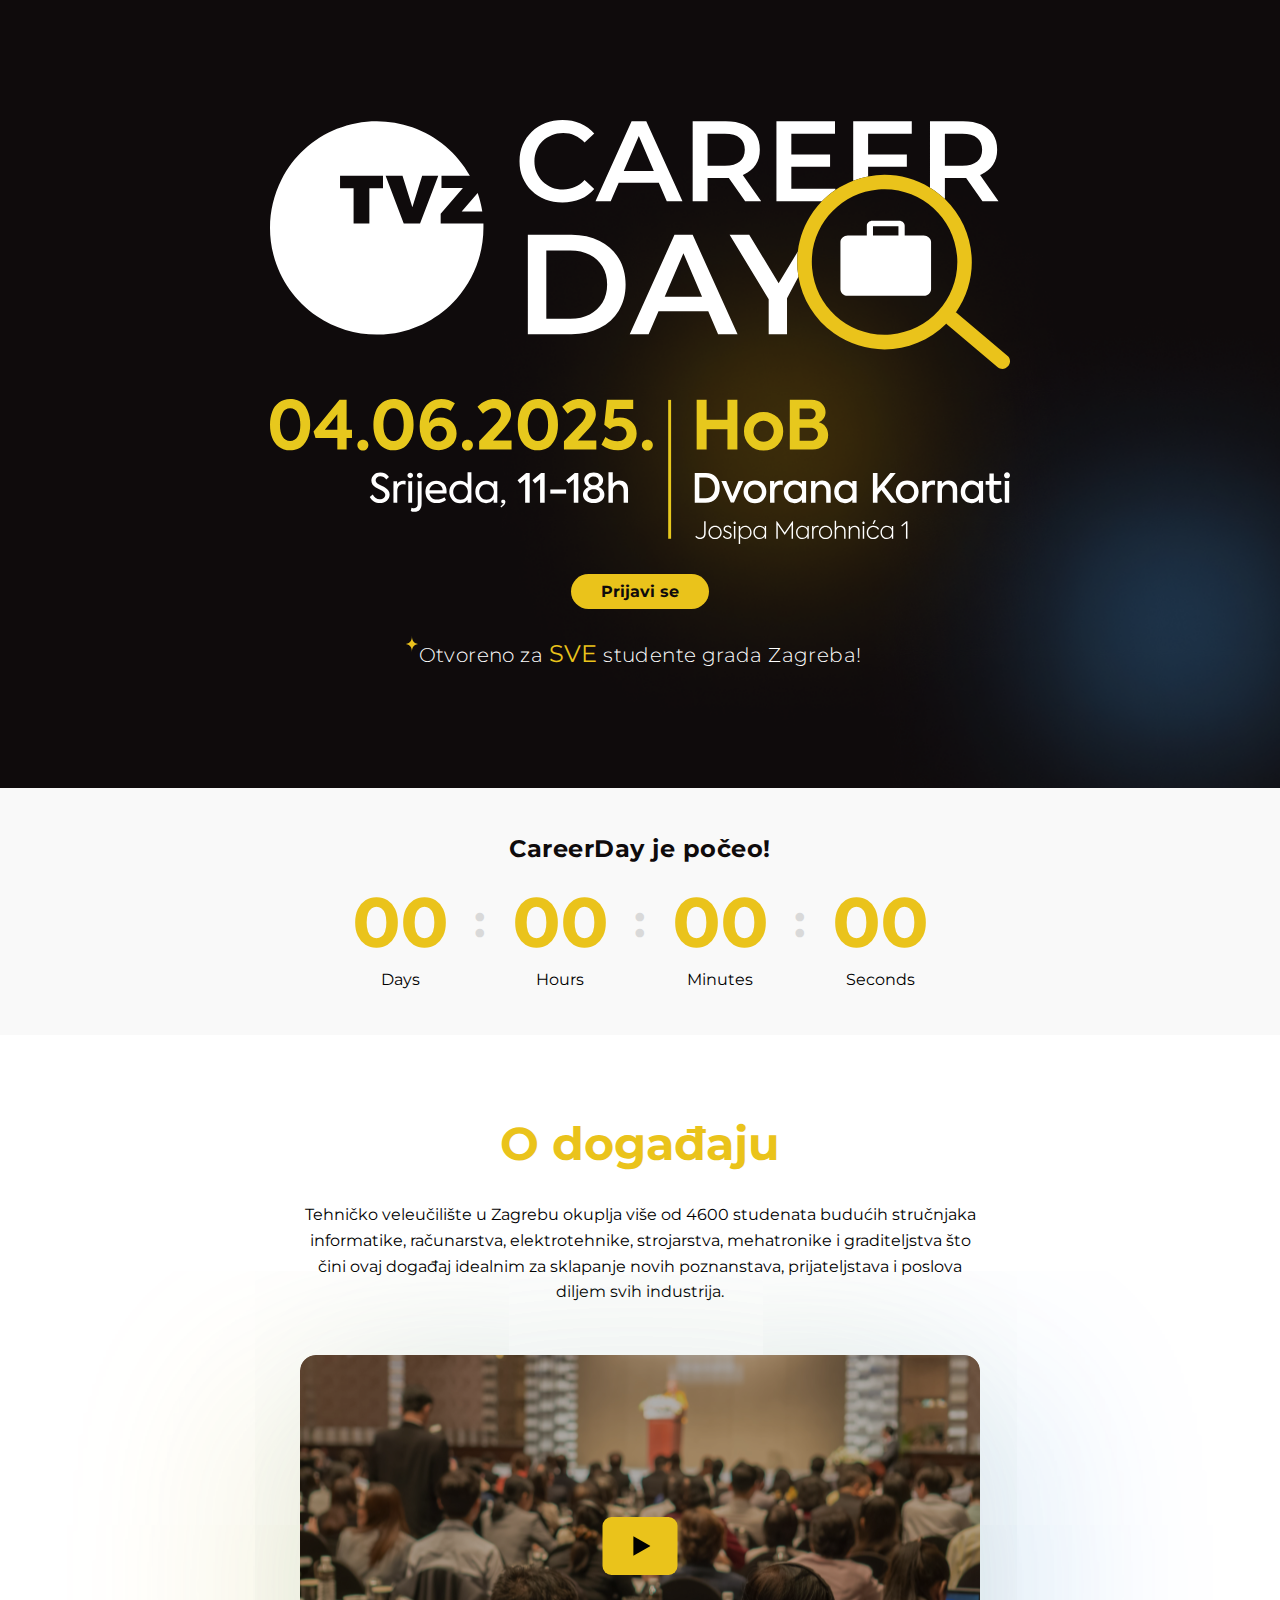
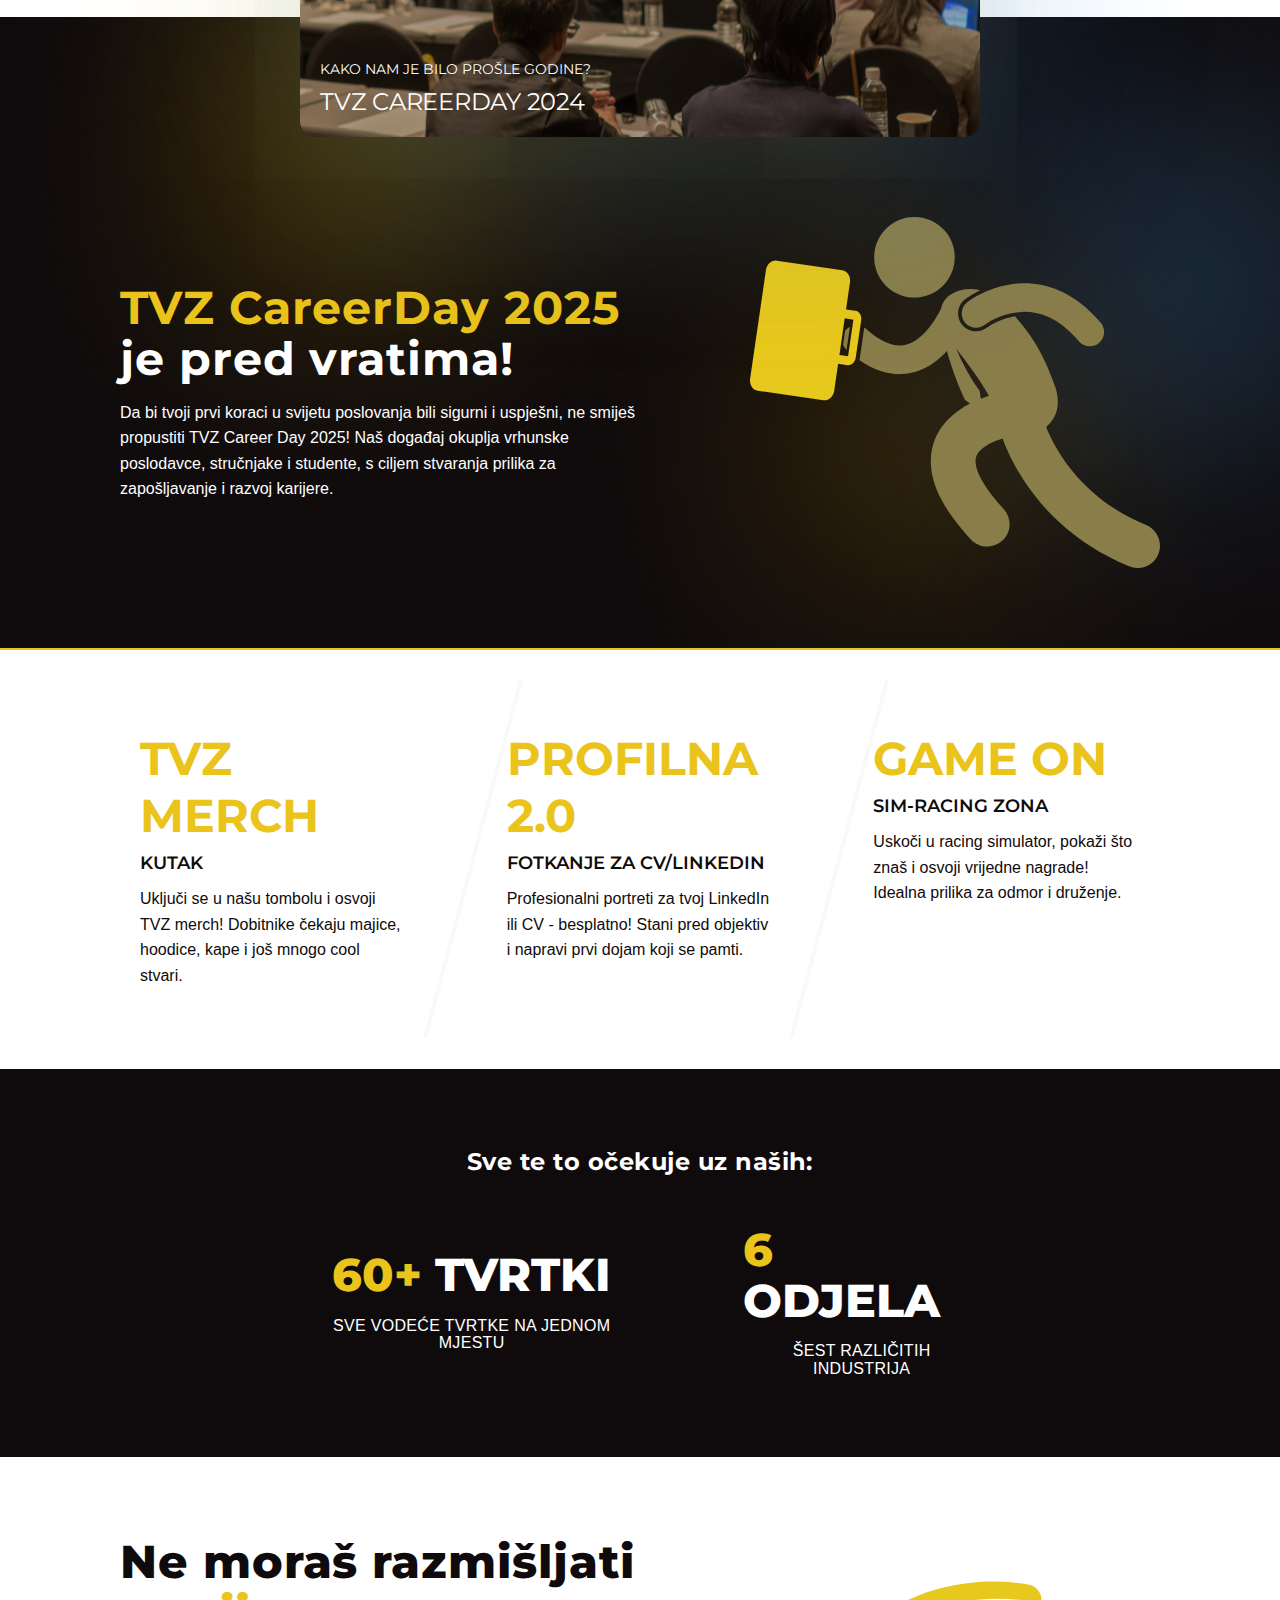
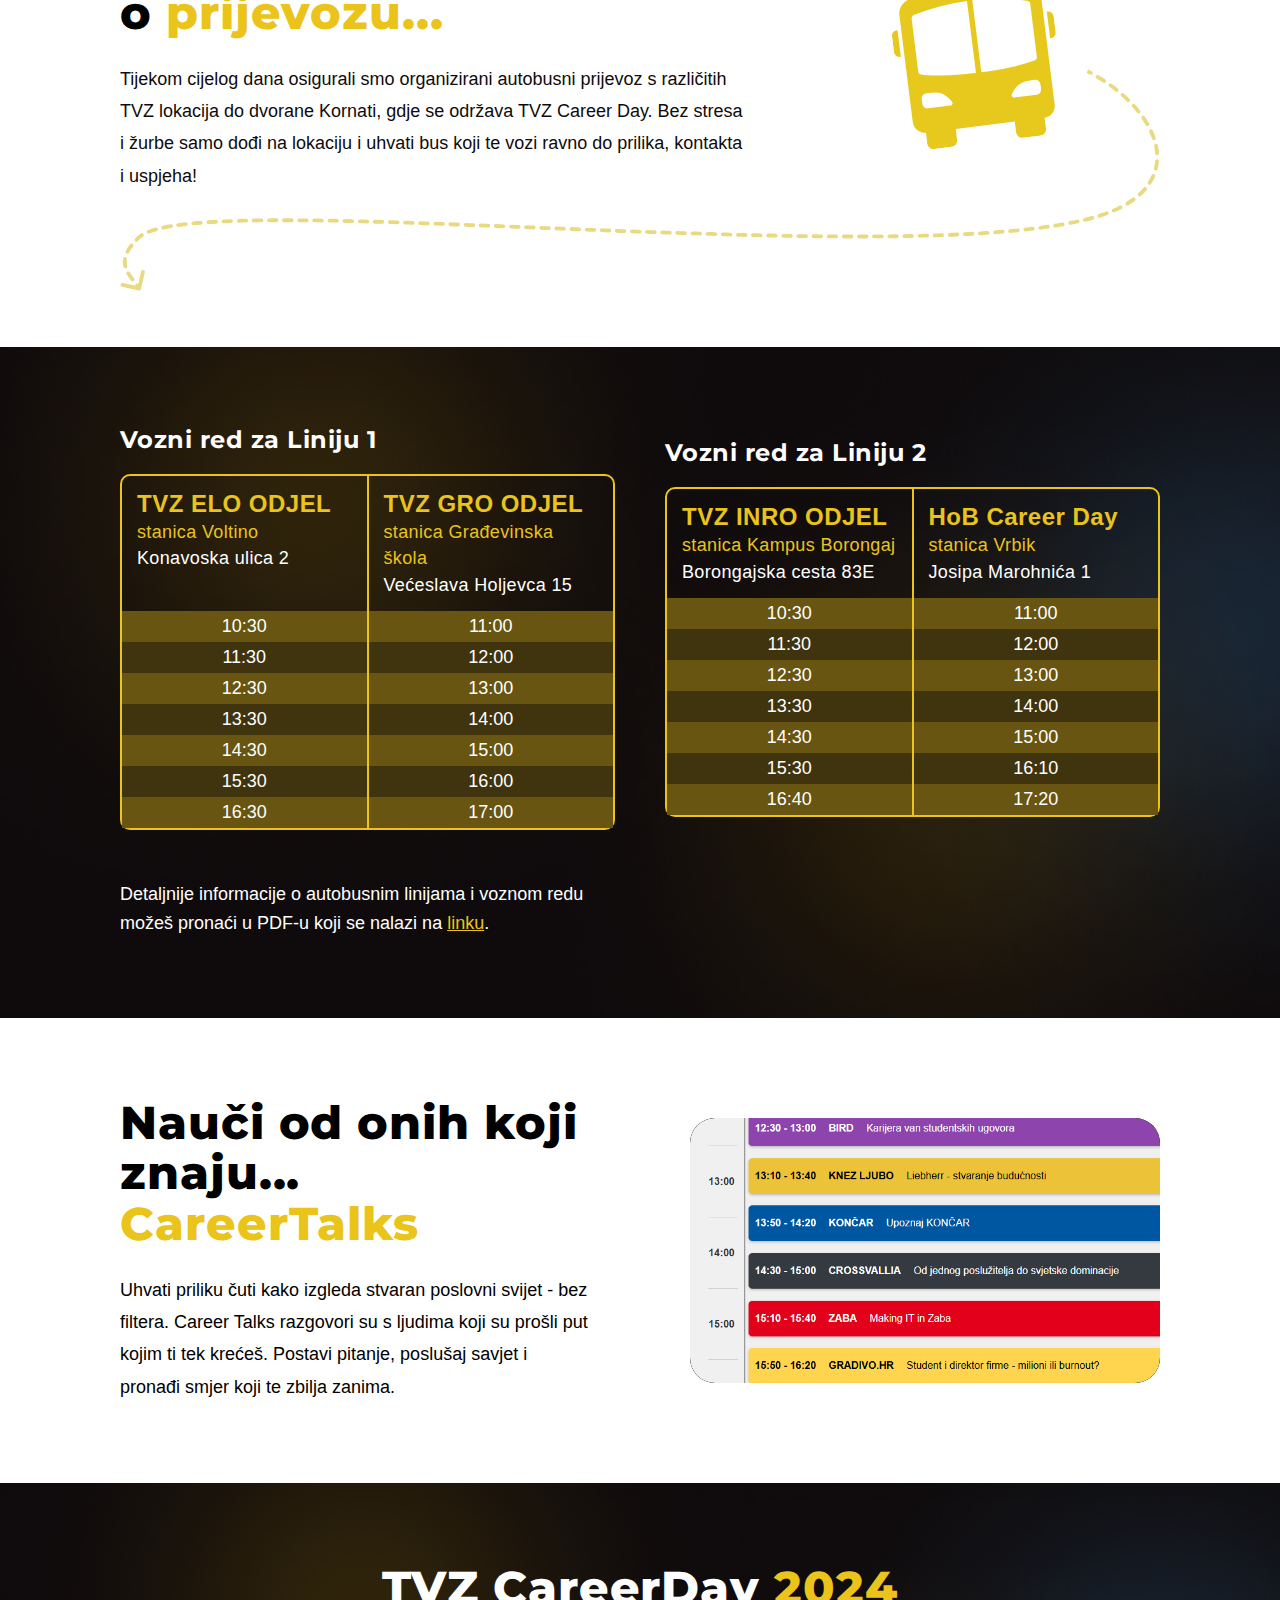
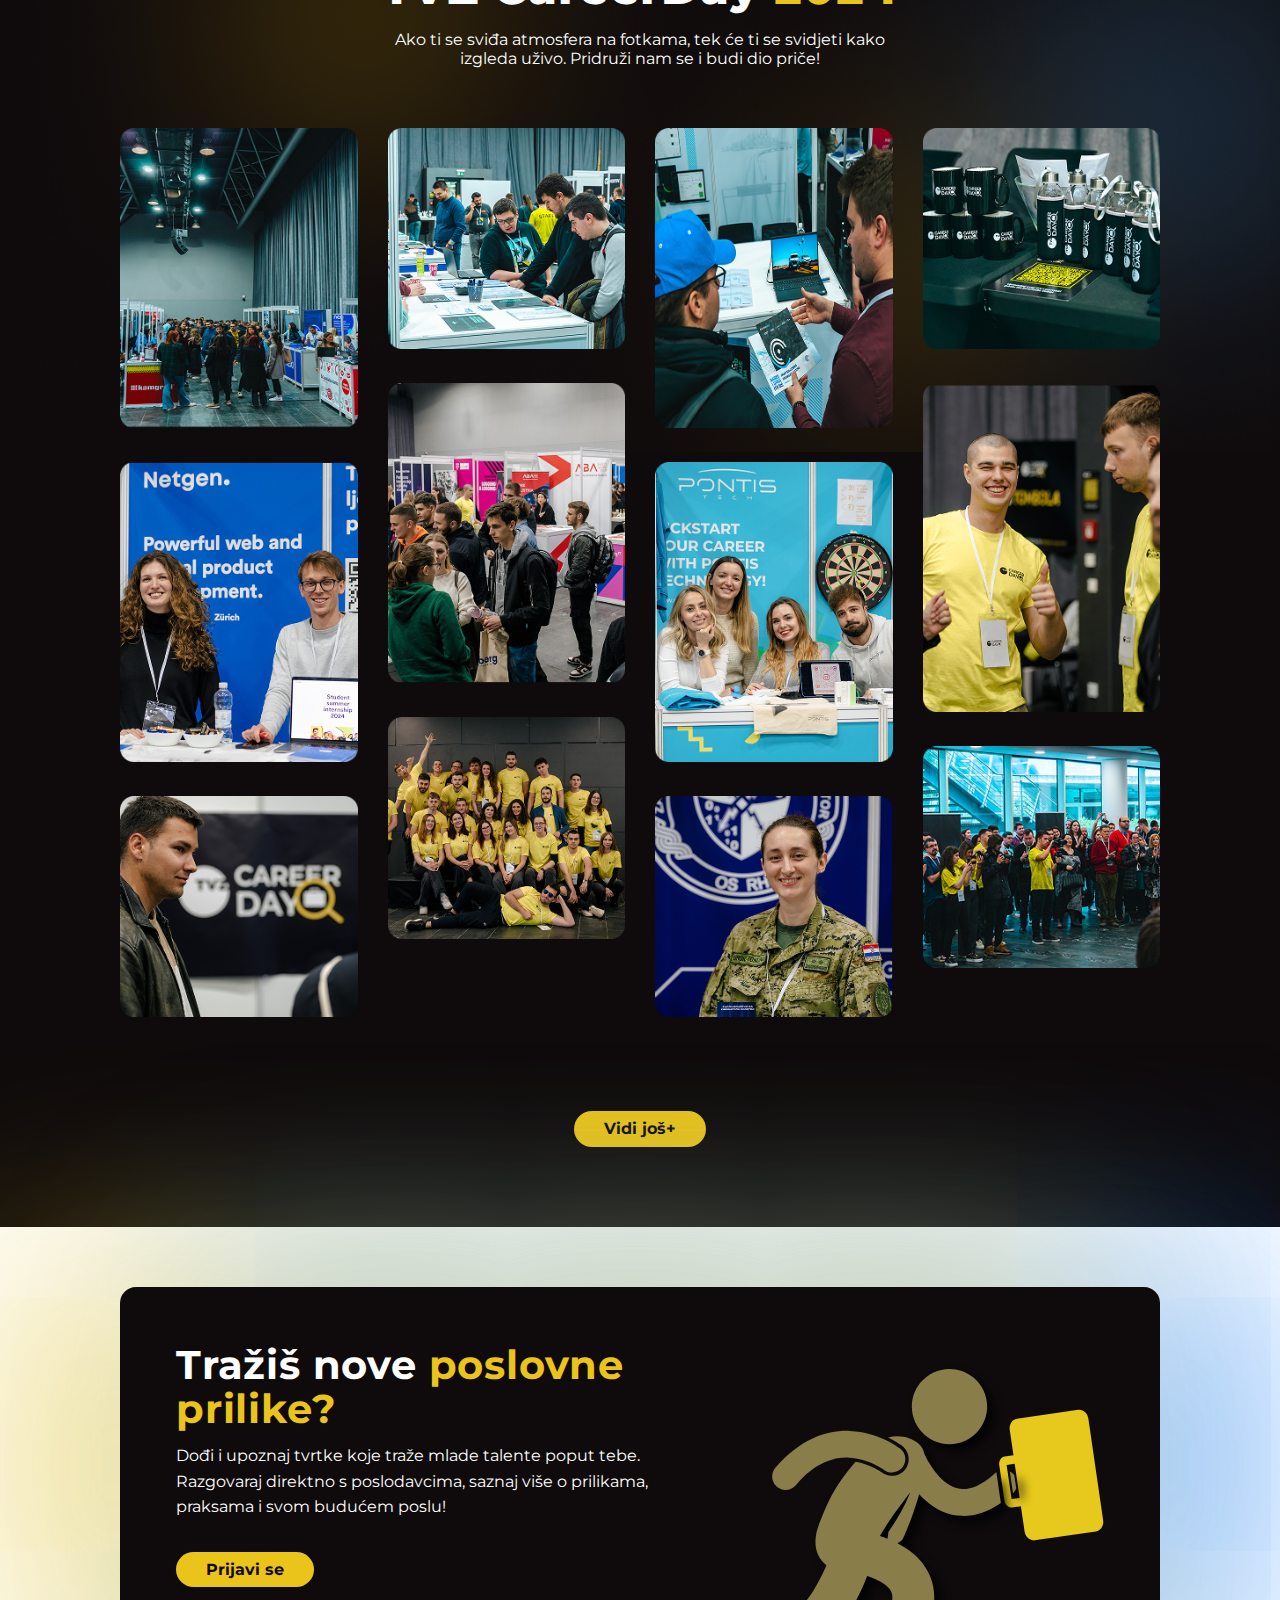
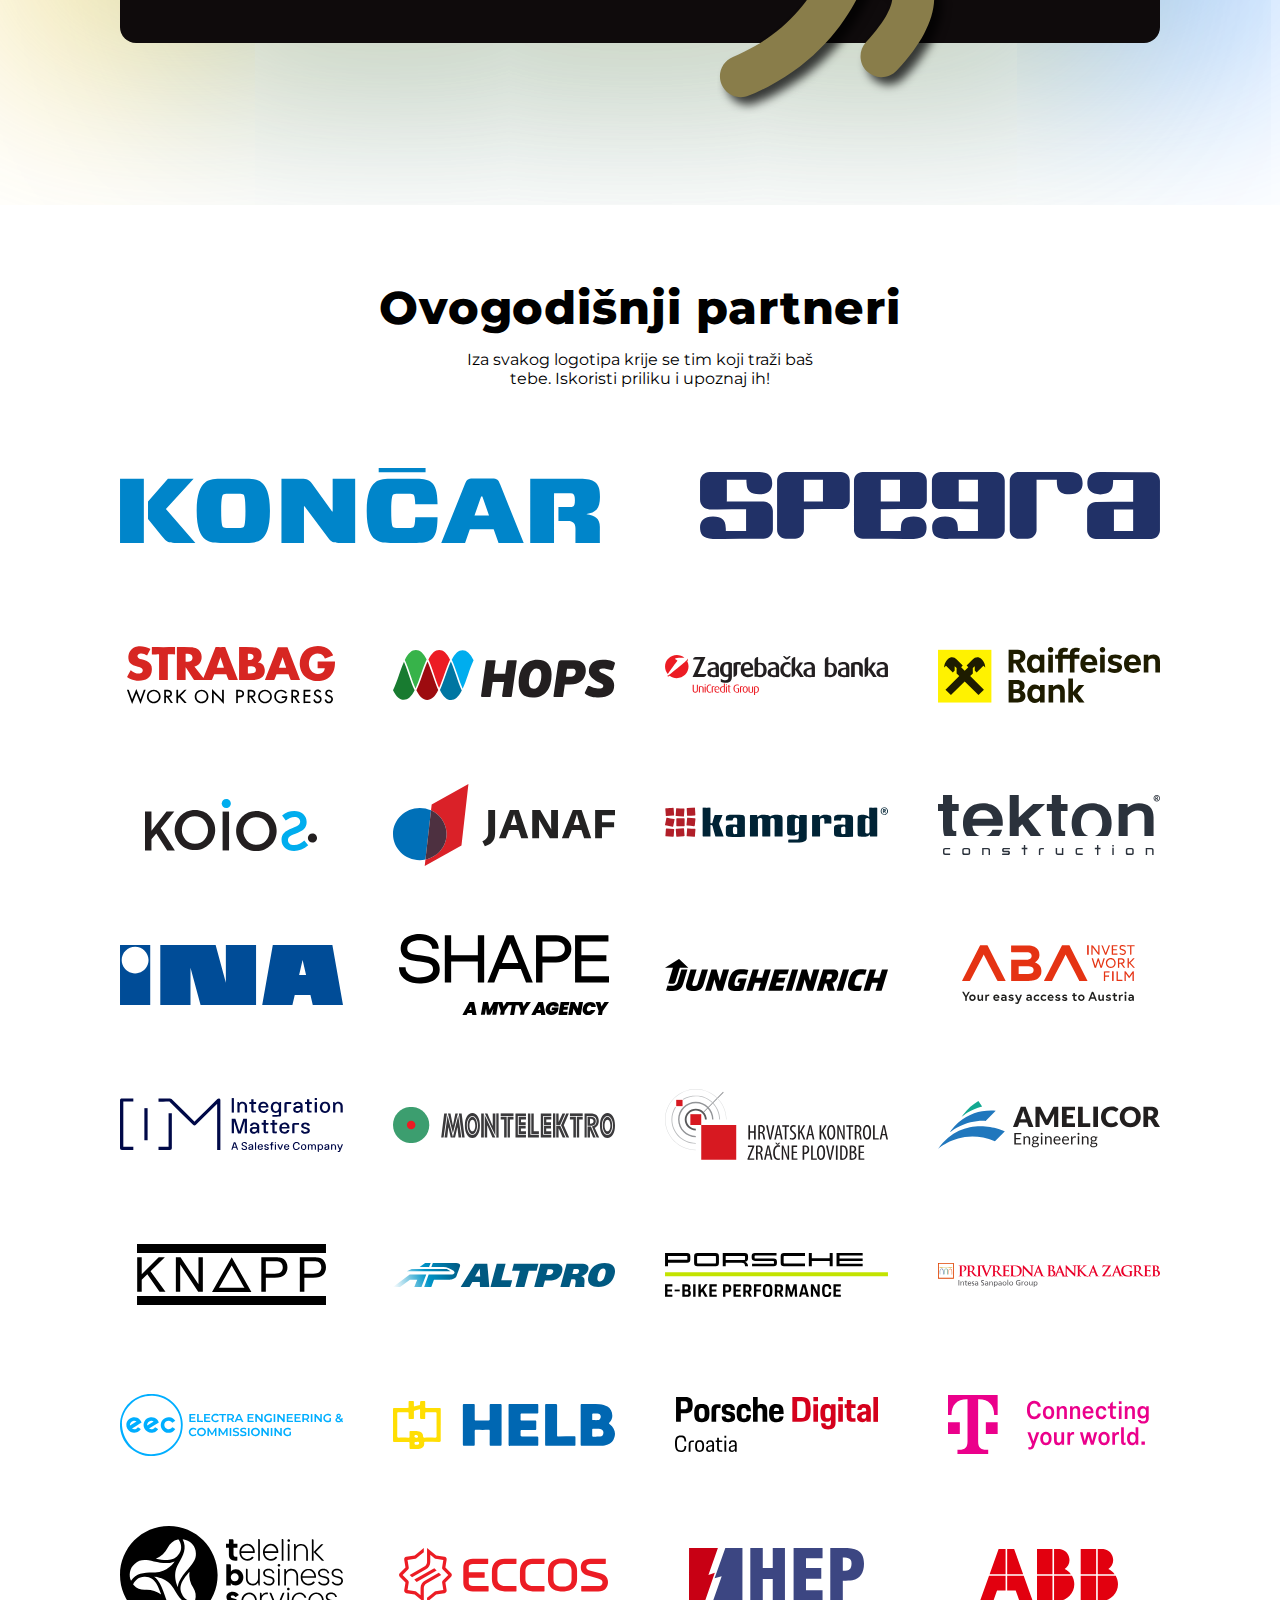
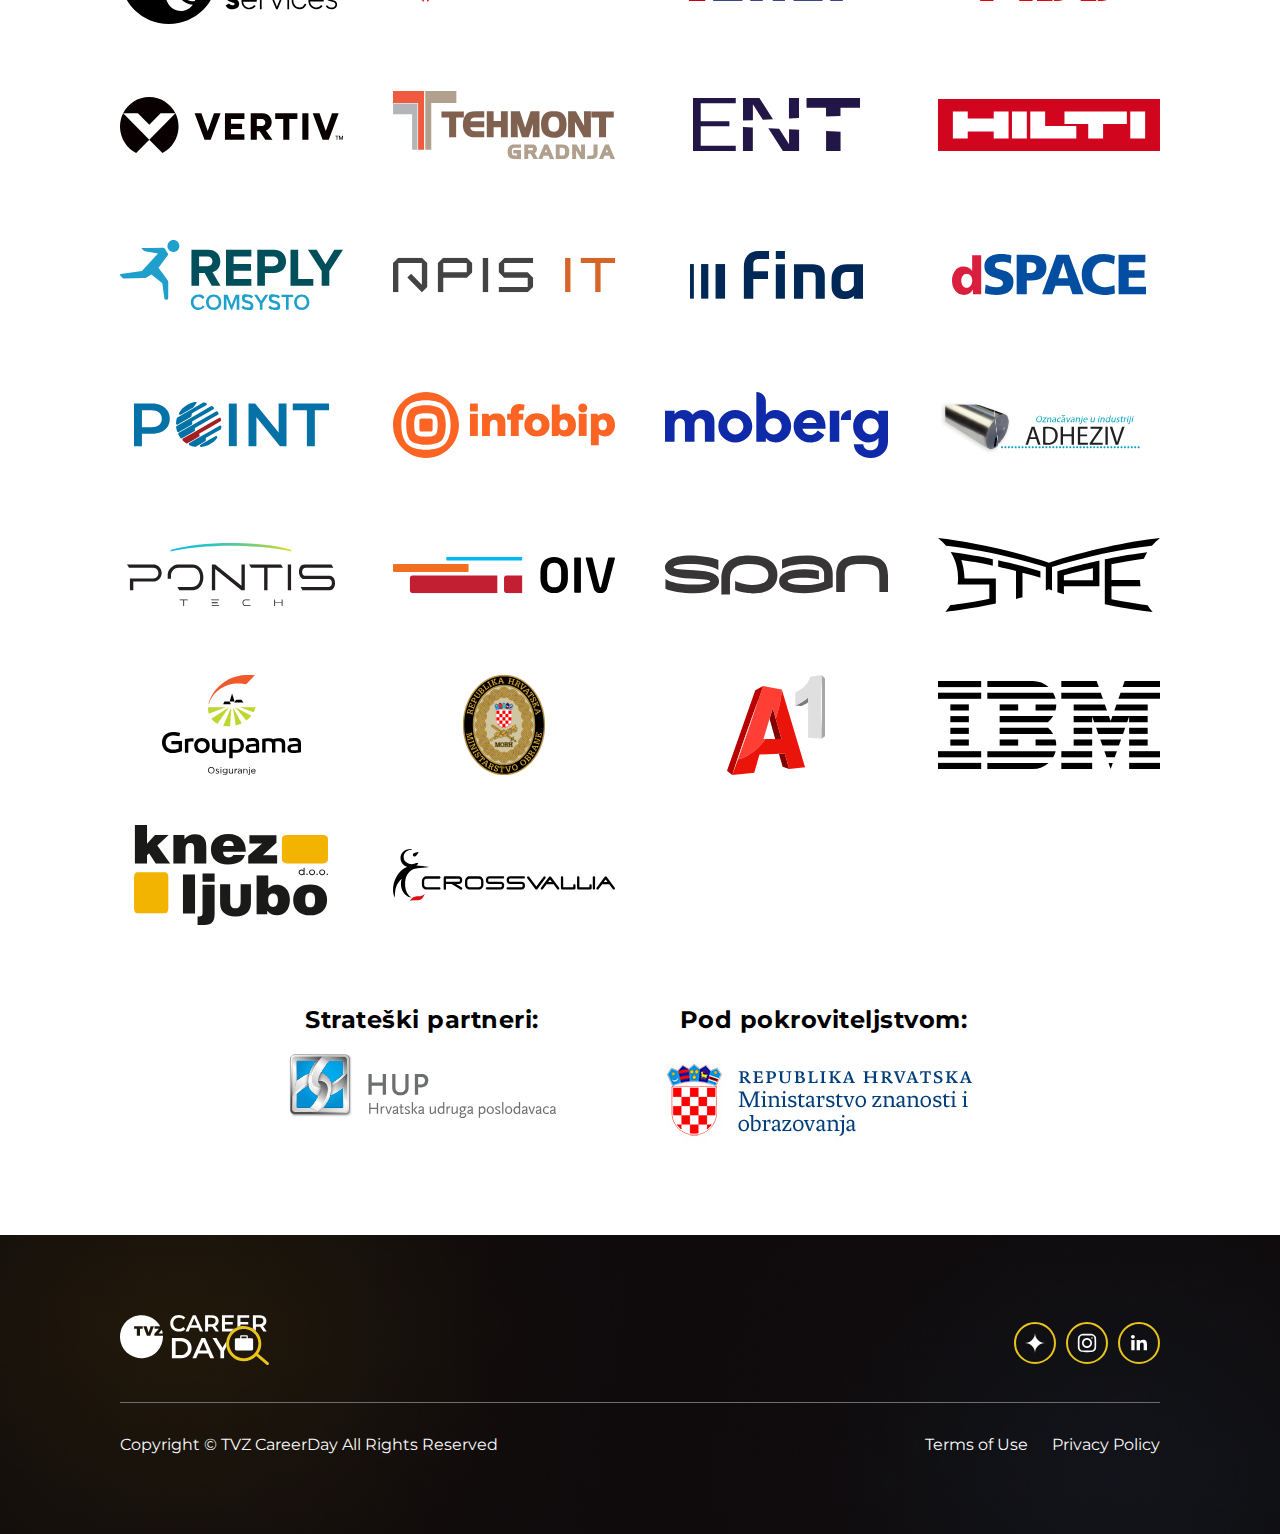
<file: index.html>
<!DOCTYPE html>
<html lang="en">

<head>
    <meta charset="UTF-8">
    <meta name="viewport" content="width=device-width, initial-scale=1.0">
    <title>TVZ CareerDay 2025</title>
    <link rel="icon" type="image/png" href="./icons/favicon 32x32.svg">

    <meta name="description" content="Prijavi se odmah i osiguraj svoje mjesto na TVZ CareerDay 2025!">
    <link href="https://fonts.googleapis.com/css2?family=Montserrat:wght@400;700&display=swap" rel="stylesheet">
    <link href='https://fonts.googleapis.com/css?family=Manrope' rel='stylesheet'>
    <link rel="stylesheet" href="./style/style.css">
    <link rel="stylesheet" href="./style/media-query.css">
</head>

<body>
    <main class="main-container">
        <section class="header">
            <div class="hero">
                <img src="./assets/images/Big-logo.svg" alt="TVZ CareerDay big logo" class="big-logo">
                <img src="./assets/images/Date-and-place.svg" alt="date-and-place" class="date-and-place">

                <a href="https://lu.ma/event/evt-EkneVHQaYR13mBt" data-luma-action="checkout"
                    data-luma-event-id="evt-EkneVHQaYR13mBt">
                    <button>
                        Prijavi se
                    </button>
                </a>
                <p>Otvoreno za <strong>SVE</strong> studente grada Zagreba!</p>
            </div>
        </section>

        <section class="countdown-container">
            <h3 class="countdown-text">Treći CareerDay počinje za...</h3>
            <div class="countdown">
                <div class="time">
                    <span id="days">00</span>
                    <p>Days</p>
                </div>
                <span class="dot">:</span>
                <div class="time">
                    <span id="hours">00</span>
                    <p>Hours</p>
                </div>
                <span class="dot">:</span>
                <div class="time">
                    <span id="minutes">00</span>
                    <p>Minutes</p>
                </div>
                <span class="dot">:</span>
                <div class="time">
                    <span id="seconds">00</span>
                    <p>Seconds</p>
                </div>
            </div>
        </section>


        <section class="about-the-event">
            <div class="top-container">
                <h2>O događaju</h2>
                <p>Tehničko veleučilište u Zagrebu okuplja više od 4600 studenata budućih
                    stručnjaka informatike, računarstva, elektrotehnike, strojarstva, mehatronike i graditeljstva što
                    čini ovaj događaj idealnim za sklapanje novih poznanstava, prijateljstava i poslova diljem svih
                    industrija.
                </p>
            </div>

            <div class="bottom-container">
                <a class="video-link-wrapper" href="https://youtu.be/7S4k9yReGgE">
                    <div class="overlay">
                        <div class="play-button">
                            <img src="./assets/images/play-button.svg" alt="Play video">
                        </div>
                        <div class="video-text">
                            <small>KAKO NAM JE BILO PROŠLE GODINE?</small>
                            <p>TVZ CAREERDAY 2024</p>
                        </div>
                    </div>

                </a>
            </div>
        </section>

        <section class="info">
            <div class="left-container">
                <h2><span>TVZ CareerDay 2025</span> je pred vratima!</h2>
                <p>
                    Da bi tvoji prvi koraci u svijetu poslovanja bili sigurni i uspješni, ne smiješ propustiti TVZ
                    Career
                    Day 2025! Naš događaj okuplja vrhunske poslodavce, stručnjake i studente, s ciljem stvaranja prilika
                    za zapošljavanje i razvoj karijere.
                </p>
            </div>
            <div class="right-container">
                <img src="./assets/images/lik2221 1.svg" alt="">
            </div>
        </section>


        <section class="what-to-expect">
            <div class="what-to-expect-box">
                <h2>TVZ MERCH</h2>
                <p class="bold">KUTAK</p>
                <p class="text">Uključi se u našu tombolu i osvoji TVZ merch! Dobitnike čekaju majice, hoodice, kape i
                    još mnogo cool
                    stvari.
                </p>
            </div>
            <div class="what-to-expect-box">
                <h2>PROFILNA 2.0</h2>
                <p class="bold">FOTKANJE ZA CV/LINKEDIN</p>
                <p class="text">Profesionalni portreti za tvoj LinkedIn ili CV - besplatno! Stani pred objektiv i
                    napravi prvi dojam
                    koji se pamti.</p>
            </div>
            <div class="what-to-expect-box">
                <h2>GAME ON</h2>
                <p class="bold">SIM-RACING ZONA</p>
                <p class="text">Uskoči u racing simulator, pokaži što znaš i osvoji vrijedne nagrade! Idealna prilika za
                    odmor i
                    druženje.
                </p>
            </div>
        </section>

        <section class="companies-and-departments">
            <h3 class="title">Sve te to očekuje uz naših:</h3>
            <div class="stats">
                <div class="stat-box">
                    <h3 class="stat-number">60+ <span>TVRTKI</span></h3>
                    <p class="stat-label">SVE VODEĆE TVRTKE NA JEDNOM MJESTU</p>
                </div>
                <div class="stat-box">
                    <h3 class="stat-number">6 <span>ODJELA</span></h3>
                    <p class="stat-label">ŠEST RAZLIČITIH INDUSTRIJA</p>
                </div>
            </div>

        </section>

        <section class="transport-info">
            <div class="transport-text">
                <h3><span class="highlight-black">Ne moraš razmišljati</span><br>o<span class="highlight-yellow">
                        prijevozu...</span></h3>
                <p>Tijekom cijelog dana osigurali smo organizirani autobusni prijevoz s različitih TVZ lokacija do
                    dvorane Kornati, gdje se održava TVZ Career Day. Bez stresa i žurbe samo dođi na lokaciju i uhvati
                    bus koji te vozi ravno do prilika, kontakta i uspjeha!</p>
            </div>
        </section>

        <section class="bus-schedule">
            <div class="tables">
                <div class="line-group">
                    <h2>Vozni red za Liniju 1</h2>
                    <div class="table-wrapper">
                        <table>
                            <thead>
                                <tr>
                                    <th>TVZ ELO ODJEL<br><small>stanica Voltino<br><span>Konavoska ulica
                                                2</span></small></th>
                                    <th>TVZ GRO ODJEL<br><small>stanica Građevinska škola<br><span>Većeslava Holjevca
                                                15</span></small>
                                    </th>
                            <tbody>
                                <tr>
                                    <td>10:30</td>
                                    <td>11:00</td>
                                </tr>
                                <tr>
                                    <td>11:30</td>
                                    <td>12:00</td>
                                </tr>
                                <tr>
                                    <td>12:30</td>
                                    <td>13:00</td>
                                </tr>
                                <tr>
                                    <td>13:30</td>
                                    <td>14:00</td>
                                </tr>
                                <tr>
                                    <td>14:30</td>
                                    <td>15:00</td>
                                </tr>
                                <tr>
                                    <td>15:30</td>
                                    <td>16:00</td>
                                </tr>
                                <tr>
                                    <td>16:30</td>
                                    <td>17:00</td>
                                </tr>
                            </tbody>
                            </tr>
                            </thead>
                        </table>
                    </div>
                </div>

                <div class="line-group">
                    <h2>Vozni red za Liniju 2</h2>
                    <div class="table-wrapper">
                        <table>
                            <thead>
                                <tr>
                                    <th>TVZ INRO ODJEL<br><small>stanica Kampus Borongaj<br><span>Borongajska cesta
                                                83E</span></small>
                                    </th>
                                    <th>HoB Career Day<br><small>stanica Vrbik<br><span>Josipa Marohnića
                                                1</span></small></th>
                            <tbody>
                                <tr>
                                    <td>10:30</td>
                                    <td>11:00</td>
                                </tr>
                                <tr>
                                    <td>11:30</td>
                                    <td>12:00</td>
                                </tr>
                                <tr>
                                    <td>12:30</td>
                                    <td>13:00</td>
                                </tr>
                                <tr>
                                    <td>13:30</td>
                                    <td>14:00</td>
                                </tr>
                                <tr>
                                    <td>14:30</td>
                                    <td>15:00</td>
                                </tr>
                                <tr>
                                    <td>15:30</td>
                                    <td>16:10</td>
                                </tr>
                                <tr>
                                    <td>16:40</td>
                                    <td>17:20</td>
                                </tr>
                            </tbody>
                            </tr>
                            </thead>
                        </table>
                    </div>
                </div>
            </div>

            <p>Detaljnije informacije o autobusnim linijama i voznom redu možeš pronaći
                u PDF-u koji se nalazi na <a href="./assets/TVZCareerDay_raspored.pdf">linku</a>.
            </p>
        </section>

        <section class="learn-from-best" id="career-talks">
            <div class="left-box">
                <h2>Nauči od onih koji <br>znaju... <span>CareerTalks</span></h2>
                <p>Uhvati priliku čuti kako izgleda stvaran poslovni svijet - bez filtera. Career Talks razgovori su s
                    ljudima koji su prošli put kojim ti tek krećeš. Postavi pitanje, poslušaj savjet i pronađi smjer
                    koji te zbilja zanima.
                </p>
            </div>
            <div class="right-box">
                <a href="./schedule/schedule.html">
                    <img src="./assets/images/schedule-img.png" alt="schedule">
                    <div class="overlay">Pogledaj raspored!</div>
                </a>
            </div>
        </section>

        <section class="gallery">
            <div class="text-block">
                <h2>TVZ CareerDay <span>2024</span></h2>
                <p>Ako ti se sviđa atmosfera na fotkama, tek će ti se svidjeti kako izgleda uživo. Pridruži nam se i
                    budi dio priče!
                </p>
            </div>
            <div class="masonry">
                <img src="./assets/images/gallery/1.png" alt="slika za galeriju">
                <img src="./assets/images/gallery/2.png" alt="slika za galeriju">
                <img src="./assets/images/gallery/3.png" alt="slika za galeriju">
                <img src="./assets/images/gallery/4.png" alt="slika za galeriju">
                <img src="./assets/images/gallery/5.png" alt="slika za galeriju">
                <img src="./assets/images/gallery/6.png" alt="slika za galeriju">
                <img src="./assets/images/gallery/7.png" alt="slika za galeriju">
                <img src="./assets/images/gallery/8.png" alt="slika za galeriju">
                <img src="./assets/images/gallery/9.png" alt="slika za galeriju">
                <img src="./assets/images/gallery/10.png" alt="slika za galeriju">
                <img src="./assets/images/gallery/11.png" alt="slika za galeriju">
                <img src="./assets/images/gallery/12.png" alt="slika za galeriju">
            </div>

            <a href="https://careerdaytvz.pixieset.com/careerdaytvz2024/"><button>Vidi
                    još+</button></a>
        </section>

        <section class="job-oportunity">
            <div class="wrapper-container">
                <div class="box-container">
                    <h2>Tražiš nove <span>poslovne prilike?</span></h2>
                    <p>Dođi i upoznaj tvrtke koje traže mlade talente poput tebe. Razgovaraj direktno s poslodavcima,
                        saznaj više o prilikama, praksama i svom budućem poslu!
                    </p>
                    <a href="https://lu.ma/event/evt-EkneVHQaYR13mBt" data-luma-action="checkout"
                        data-luma-event-id="evt-EkneVHQaYR13mBt">
                        <button>
                            Prijavi se
                        </button>
                    </a>
                </div>
                <div class="right-container">
                    <img src="./assets/images/lik2.svg" alt="image of working man">
                </div>
            </div>

        </section>


        <section class="partners-container">
            <div class="partners-header">
                <h2>Ovogodišnji partneri</h2>
                <p>Iza svakog logotipa krije se tim koji traži baš tebe. Iskoristi priliku i upoznaj ih!
                </p>
            </div>
            <div class="platinum-partners">
                <div class="koncar">
                    <a href="https://www.koncar.hr/en" target="_blank" rel="noopener">
                        <img src="./assets/images/partners/koncar.svg" alt="KONČAR logo">
                    </a>
                </div>
                <div class="spegra">
                    <a href="https://spegra.hr/" target="_blank" rel="noopener">
                        <img src="./assets/images/partners/spegra.svg" alt="Spegra logo">
                    </a>
                </div>
            </div>

            <div class="partners-grid">
                <!-- Gold partners -->
                <div class="partner-item">
                    <a href="https://www.strabag.hr/" target="_blank" rel="noopener">
                        <img src="./assets/images/partners/strabag.svg" alt="Strabag logo">
                    </a>
                </div>
                <div class="partner-item">
                    <a href="https://www.hops.hr/" target="_blank" rel="noopener">
                        <img src="./assets/images/partners/hops.svg" alt="HOPS logo">
                    </a>
                </div>
                <div class="partner-item">
                    <a href="https://www.zaba.hr/home/en" target="_blank" rel="noopener">
                        <img src="./assets/images/partners/zaba.svg" alt="Zagrebačka banka logo">
                    </a>
                </div>
                <div class="partner-item">
                    <a href="https://www.rba.hr/hr/gradani.html" target="_blank" rel="noopener">
                        <img src="./assets/images/partners/Raiffeisen.svg" alt="Raiffeisen logo">
                    </a>
                </div>
                <div class="partner-item">
                    <a href="https://koios.hr/" target="_blank" rel="noopener">
                        <img src="./assets/images/partners/koios.svg" alt="Koios logo">
                    </a>
                </div>
                <div class="partner-item">
                    <a href="https://janaf.hr/" target="_blank" rel="noopener">
                        <img src="./assets/images/partners/Janaf.svg" alt="Janaf logo">
                    </a>
                </div>
                <div class="partner-item">
                    <a href="https://www.kamgrad.hr/" target="_blank" rel="noopener">
                        <img src="./assets/images/partners/kamgrad.svg" alt="Kamgrad logo">
                    </a>
                </div>
                <div class="partner-item">
                    <a href="https://tekton-zg.hr/en/" target="_blank" rel="noopener">
                        <img src="./assets/images/partners/Tekton.svg" alt="Tekton logo">
                    </a>
                </div>
                <div class="partner-item">
                    <a href="https://www.ina.hr/" target="_blank" rel="noopener">
                        <img src="./assets/images/partners/Ina.svg" alt="INA logo">
                    </a>
                </div>
                <div class="partner-item">
                    <a href="https://shape.agency/en/" target="_blank" rel="noopener">
                        <img src="./assets/images/partners/shape.svg" alt="Shape logo">
                    </a>
                </div>
                <div class="partner-item">
                    <a href="https://www.jungheinrich.com/en" target="_blank" rel="noopener">
                        <img src="./assets/images/partners/jungheinrich.svg" alt="Jungheinrich logo">
                    </a>
                </div>
                <div class="partner-item">
                    <a href="https://aba.gv.at/en/" target="_blank" rel="noopener">
                        <img src="./assets/images/partners/aba.svg" alt="ABA logo">
                    </a>
                </div>
                <div class="partner-item">
                    <a href="https://www.integrationmatters.com/hr/" target="_blank" rel="noopener">
                        <img src="./assets/images/partners/Integration.svg" alt="Integration logo">
                    </a>
                </div>
                <div class="partner-item">
                    <a href="https://www.montelektro.hr/" target="_blank" rel="noopener">
                        <img src="./assets/images/partners/montelektro.svg" alt="Montelektro logo">
                    </a>
                </div>
                <div class="partner-item">
                    <a href="https://www.crocontrol.hr/" target="_blank" rel="noopener">
                        <img src="./assets/images/partners/hkzp.svg" alt="Hrvatska kontrola zračne plovidbe logo">
                    </a>
                </div>
                <div class="partner-item">
                    <a href="https://amelicor.group/" target="_blank" rel="noopener">
                        <img src="./assets/images/partners/amelicor.svg" alt="Amelicor logo">
                    </a>
                </div>
                <div class="partner-item">
                    <a href="https://www.knapp.com/" target="_blank" rel="noopener">
                        <img src="./assets/images/partners/knapp.svg" alt="Knapp logo">
                    </a>
                </div>
                <div class="partner-item">
                    <a href="https://altpro.com/" target="_blank" rel="noopener">
                        <img src="./assets/images/partners/Altpro.svg" alt="Altpro logo">
                    </a>
                </div>
                <div class="partner-item">
                    <a href="https://www.porsche-ebike-performance.com/en/" target="_blank" rel="noopener">
                        <img src="./assets/images/partners/porsche-ebike.svg" alt="Porsche eBike logo">
                    </a>
                </div>
                <div class="partner-item">
                    <a href="https://www.pbz.hr/en/gradjani" target="_blank" rel="noopener">
                        <img src="./assets/images/partners/prva-banka.svg" alt="Privredna banka logo">
                    </a>
                </div>
                <div class="partner-item">
                    <a href="https://eec.com.hr/" target="_blank" rel="noopener">
                        <img src="./assets/images/partners/ecc.svg" alt="ECC logo">
                    </a>
                </div>
                <div class="partner-item">
                    <a href="https://www.helb.hr/" target="_blank" rel="noopener">
                        <img src="./assets/images/partners/helb.svg" alt="HELB logo">
                    </a>
                </div>
                <div class="partner-item">
                    <a href="https://www.porsche.digital/" target="_blank" rel="noopener">
                        <img src="./assets/images/partners/porsche.svg" alt="Porsche Digital logo">
                    </a>
                </div>
                <div class="partner-item">
                    <a href="https://www.t-mobile.com/" target="_blank" rel="noopener">
                        <img src="./assets/images/partners/tmobile.svg" alt="T-Mobile logo">
                    </a>
                </div>
                <div class="partner-item">
                    <a href="https://www.tbs.tech/" target="_blank" rel="noopener">
                        <img src="./assets/images/partners/Telelink.svg" alt="Telelink logo">
                    </a>
                </div>
                <div class="partner-item">
                    <a href="https://www.eccos.com.hr/" target="_blank" rel="noopener">
                        <img src="./assets/images/partners/eccos.svg" alt="Eccos logo">
                    </a>
                </div>
                <div class="partner-item">
                    <a href="https://www.hep.hr/" target="_blank" rel="noopener">
                        <img src="./assets/images/partners/hep.svg" alt="HEP logo">
                    </a>
                </div>
                <div class="partner-item">
                    <a href="https://global.abb/" target="_blank" rel="noopener">
                        <img src="./assets/images/partners/abb.svg" alt="ABB logo">
                    </a>
                </div>
                <div class="partner-item">
                    <a href="https://www.vertiv.com/en-us/" target="_blank" rel="noopener">
                        <img src="./assets/images/partners/vertiv.svg" alt="Vertiv logo">
                    </a>
                </div>
                <div class="partner-item">
                    <a href="https://tehmont.eu/" target="_blank" rel="noopener">
                        <img src="./assets/images/partners/Tehmont.svg" alt="Tehmont logo">
                    </a>
                </div>
                <div class="partner-item">
                    <a href="https://ericssonnikolatesla.com/" target="_blank" rel="noopener">
                        <img src="./assets/images/partners/ent.svg" alt="ENT logo">
                    </a>
                </div>
                <div class="partner-item">
                    <a href="https://www.hilti.com/" target="_blank" rel="noopener">
                        <img src="./assets/images/partners/HILTI.svg" alt="Hilti logo">
                    </a>
                </div>
                <!-- Silver partners -->
                <div class="partner-item">
                    <a href="https://www.comsystoreply.de/en" target="_blank" rel="noopener">
                        <img src="./assets/images/partners/reply.svg" alt="Reply Comsysto logo">
                    </a>
                </div>
                <div class="partner-item">
                    <a href="https://www.apis-it.hr/" target="_blank" rel="noopener">
                        <img src="./assets/images/partners/apis.svg" alt="Apis IT logo">
                    </a>
                </div>
                <div class="partner-item">
                    <a href="https://www.fina.hr/" target="_blank" rel="noopener">
                        <img src="./assets/images/partners/fina.svg" alt="FINA logo">
                    </a>
                </div>
                <div class="partner-item">
                    <a href="https://www.dspace.com/" target="_blank" rel="noopener">
                        <img src="./assets/images/partners/dspace.svg" alt="dSPACE logo">
                    </a>
                </div>
                <div class="partner-item">
                    <a href="https://www.point.hr/" target="_blank" rel="noopener">
                        <img src="./assets/images/partners/point.svg" alt="Point logo">
                    </a>
                </div>
                <div class="partner-item">
                    <a href="https://www.infobip.com/" target="_blank" rel="noopener">
                        <img src="./assets/images/partners/infobip.svg" alt="Infobip logo">
                    </a>
                </div>
                <div class="partner-item">
                    <a href="https://www.moberg.hr/" target="_blank" rel="noopener">
                        <img src="./assets/images/partners/moberg.svg" alt="Moberg logo">
                    </a>
                </div>
                <div class="partner-item">
                    <a href="https://www.adheziv.hr/" target="_blank" rel="noopener">
                        <img src="./assets/images/partners/Adheziv.svg" alt="Adheziv logo">
                    </a>
                </div>
                <div class="partner-item">
                    <a href="https://pontistechnology.com/" target="_blank" rel="noopener">
                        <img src="./assets/images/partners/pontis.svg" alt="Pontis logo">
                    </a>
                </div>
                <div class="partner-item">
                    <a href="https://oiv.hr/" target="_blank" rel="noopener">
                        <img src="./assets/images/partners/oiv.svg" alt="OIV logo">
                    </a>
                </div>
                <div class="partner-item">
                    <a href="https://www.span.eu/hr/" target="_blank" rel="noopener">
                        <img src="./assets/images/partners/Span.svg" alt="Span logo">
                    </a>
                </div>
                <div class="partner-item">
                    <a href="https://stype.tv/" target="_blank" rel="noopener">
                        <img src="./assets/images/partners/Stype.svg" alt="Stype logo">
                    </a>
                </div>
                <div class="partner-item">
                    <a href="https://www.groupama.hr/" target="_blank" rel="noopener">
                        <img src="./assets/images/partners/groupama.svg" alt="Groupama logo">
                    </a>
                </div>
                <div class="partner-item">
                    <a href="https://www.morh.hr/" target="_blank" rel="noopener">
                        <img src="./assets/images/partners/Ministarstvo.svg" alt="Ministarstvo logo">
                    </a>
                </div>
                <div class="partner-item">
                    <a href="https://www.a1.hr/" target="_blank" rel="noopener">
                        <img src="./assets/images/partners/A1.svg" alt="A1 logo">
                    </a>
                </div>
                <div class="partner-item">
                    <a href="https://www.ibm.com/us-en" target="_blank" rel="noopener">
                        <img src="./assets/images/partners/IBM.svg" alt="IBM logo">
                    </a>
                </div>
                <div class="partner-item">
                    <a href="https://www.knezljubo.hr/" target="_blank" rel="noopener">
                        <img src="./assets/images/partners/KnezLjubo.svg" alt="Knez Ljubo logo">
                    </a>
                </div>

                <!-- Ostali partneri -->
                <div class="partner-item">
                    <a href="https://crossvallia.hr/" target="_blank" rel="noopener">
                        <img src="./assets/images/partners/crossvallia.svg" alt="Crossvallia logo">
                    </a>
                </div>
            </div>
            <div class="bottom-section-partners">
                <div class="partner-bottom">
                    <h2>Strateški partneri: </h2>
                    <a href="https://www.hup.hr/" target="_blank" rel="noopener">
                        <img src="./assets/images/partners/hup.svg" alt="HUP logo">
                    </a>
                </div>
                <div class="partner-bottom">
                    <h2>Pod pokroviteljstvom: </h2>
                    <a href="https://mzom.gov.hr/" target="_blank" rel="noopener">
                        <img src="./assets/images/partners/HRMinistrarstvo.svg" alt="HUP logo">
                    </a>
                </div>
            </div>
        </section>



        <footer>
            <nav class="top-section" role="navigation" aria-label="Footer navigacija">
                <div class="logo">
                    <img src="./assets/images/Logo.svg" alt="Tvz-carrer-day-logo">
                </div>
                <div class="social-links">
                    <a href="https://lu.ma/" target="_blank" rel="noopener" aria-label="Lu.ma">
                        <img src="./assets/images/social/luma-ico.svg" alt="LinkedIn logo" />
                    </a>

                    <a href="https://www.instagram.com/tvzcareerday/" target="_blank" rel="noopener"
                        aria-label="Instagram">
                        <img src="./assets/images/social/instagram-ico.svg" alt="LinkedIn logo" />
                    </a>

                    <a href="https://www.linkedin.com/company/tvz-career-day/" target="_blank" rel="noopener"
                        aria-label="LinkedIn">
                        <img src="./assets/images/social/linkedin-ico.svg" alt="LinkedIn logo" />
                    </a>
                </div>


            </nav>
            <div class="bottom-section">
                <p>Copyright © TVZ CareerDay All Rights Reserved</p>
                <div class="terms">
                    <p>Terms of Use</p>
                    <p>Privacy Policy</p>
                </div>
            </div>
        </footer>
    </main>
</body>

<script src="./javascript/count-down-timer.js">
</script>
<script id="luma-checkout" src="https://embed.lu.ma/checkout-button.js"></script>
<script src="./javascript/carret-talks-overlay.js"></script>



</html>
</file>
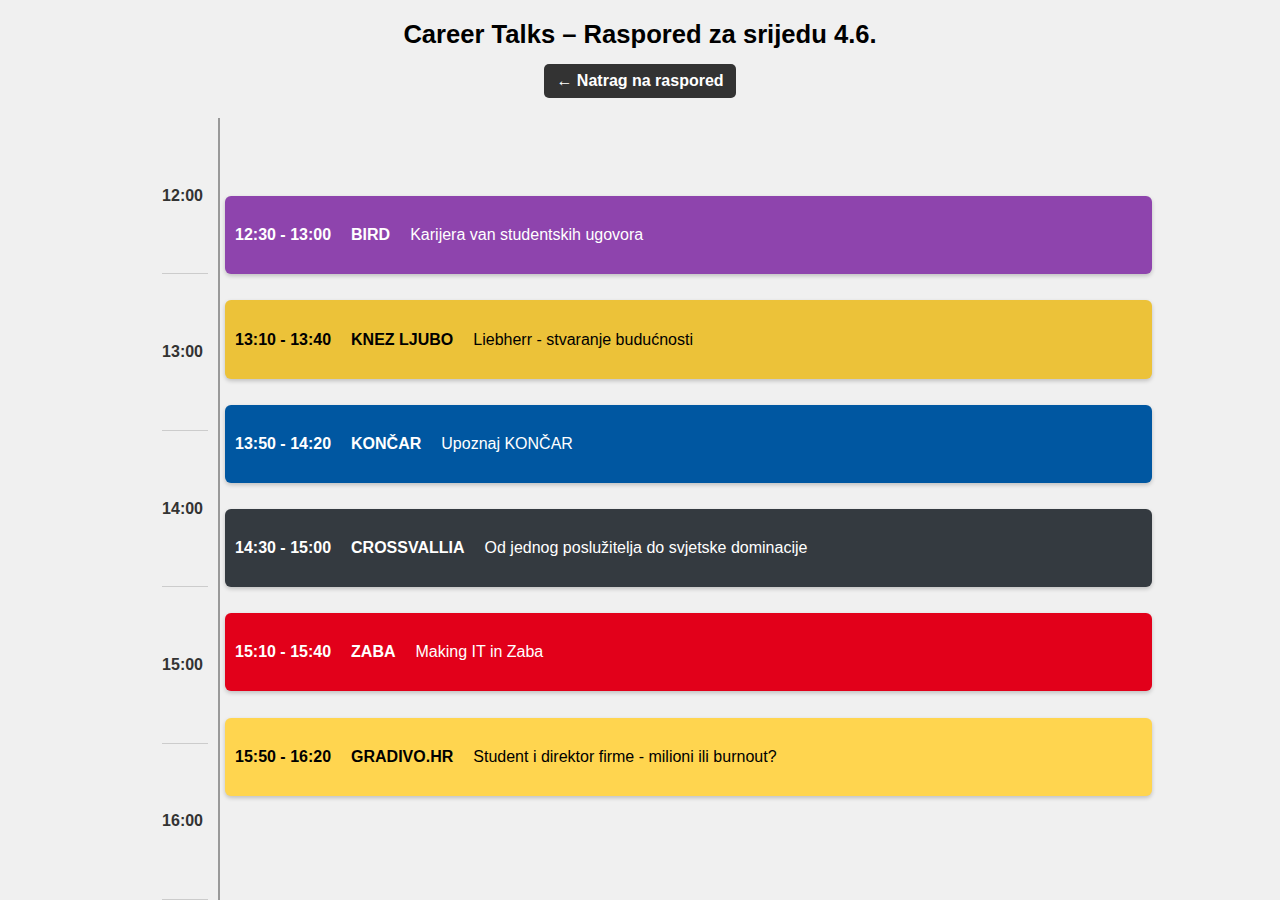
<file: schedule/schedule.html>
<!DOCTYPE html>
<html lang="hr">

<head>
    <meta charset="UTF-8" />
    <meta name="viewport" content="width=device-width, initial-scale=1.0" />
    <title>Raspored predavanja - Srijeda 4.6.</title>
    <link rel="stylesheet" href="../style/shedule.css">
</head>

<body>
    <div class="page-wrapper">

        <header class="header">
            <h1>Career Talks – Raspored za srijedu 4.6.</h1>
            <a href="../index.html#career-talks" class="back-link">← Natrag na raspored</a>
        </header>

        <div class="schedule-grid">
            <div class="time-column">
                <div class="time-slot">12:00</div>
                <div class="time-slot">13:00</div>
                <div class="time-slot">14:00</div>
                <div class="time-slot">15:00</div>
                <div class="time-slot">16:00</div>
            </div>

            <div class="events-column">
                <!-- Event blocks aligned by top: and height: -->
                <div class="session bird" data-modal="modal-bird" data-start="12:30" data-end="13:00">
                    <time>12:30 - 13:00</time><strong class="session-company">BIRD</strong>Karijera van studentskih ugovora
                </div>

                <div class="session knez" data-modal="modal-knez" data-start="13:10" data-end="13:40">
                    <time>13:10 - 13:40</time><strong class="session-company">KNEZ LJUBO</strong>Liebherr - stvaranje budućnosti
                </div>

                <div class="session koncar" data-modal="modal-koncar" data-start="13:50" data-end="14:20">
                    <time>13:50 - 14:20</time><strong class="session-company">KONČAR</strong>Upoznaj KONČAR
                </div>

                <div class="session crossvallia" data-modal="modal-crossvallia" data-start="14:30" data-end="15:00">
                    <time>14:30 - 15:00</time><strong class="session-company">CROSSVALLIA</strong>Od jednog poslužitelja do svjetske
                    dominacije
                </div>

                <div class="session zaba" data-modal="modal-zaba" data-start="15:10" data-end="15:40">
                    <time>15:10 - 15:40</time><strong class="session-company">ZABA</strong>Making IT in Zaba
                </div>

                <div class="session gradivo" data-modal="modal-gradivo" data-start="15:50" data-end="16:20">
                    <time>15:50 - 16:20</time><strong class="session-company">GRADIVO.HR</strong>Student i direktor firme - milioni ili
                    burnout?
                </div>
            </div>
        </div>

        <!-- Modal popups -->
        <div id="modal-bird" class="modal-overlay">
            <div class="modal-content">
                <div class="modal-header bird">
                    <h2>Karijera van studentskih ugovora</h2>
                    <span class="close">&times;</span>
                </div>
                <p><strong>Predavač:</strong> Vid Zavalić</p>
                <p><strong>Pozicija:</strong> Junior Project Manager</p>
                <p><strong>Tvrtka:</strong> BIRD</p>
                <p><strong>Vrijeme:</strong> 12:30 - 13:00</p>
            </div>
        </div>

        <div id="modal-knez" class="modal-overlay">
            <div class="modal-content">
                <div class="modal-header knez">
                    <h2>Liebherr - stvaranje budućnosti</h2>
                    <span class="close">&times;</span>
                </div>
                <p><strong>Predavač:</strong> Domagoj Knez</p>
                <p><strong>Pozicija:</strong> CEO</p>
                <p><strong>Tvrtka:</strong> KNEZ LJUBO</p>
                <p><strong>Vrijeme:</strong> 13:10 - 13:40</p>
            </div>
        </div>

        <div id="modal-koncar" class="modal-overlay">
            <div class="modal-content">

                <div class="modal-header koncar">
                    <h2>Upoznaj KONČAR</h2>
                    <span class="close">&times;</span>
                </div>
                <p><strong>Predavač:</strong> Mario Babić</p>
                <p><strong>Pozicija:</strong> Head of Project Management Department</p>
                <p><strong>Tvrtka:</strong> KONČAR</p>
                <p><strong>Vrijeme:</strong> 13:50 - 14:20</p>
            </div>
        </div>

        <div id="modal-crossvallia" class="modal-overlay">
            <div class="modal-content">
                <div class="modal-header crossvallia">
                    <h2>Od jednog poslužitelja do svjetske dominacije</h2>
                    <span class="close">&times;</span>
                </div>
                <p><strong>Predavač:</strong> Dino Serdarević</p>
                <p><strong>Pozicija:</strong> GNU/Linux system administrator</p>
                <p><strong>Tvrtka:</strong> CROSSVALLIA</p>
                <p><strong>Vrijeme:</strong> 14:30 - 15:00</p>
            </div>
        </div>

        <div id="modal-zaba" class="modal-overlay">
            <div class="modal-content">
                <div class="modal-header zaba">
                    <h2>Making IT in Zaba</h2>
                    <span class="close">&times;</span>
                </div>
                <p><strong>Predavači:</strong> Siniša Hajnal i Ivan Gudelj</p>
                <p><strong>Pozicija:</strong> Team lead of RPA, AI and SharePoint / Head of Common Digital Solutions</p>
                <p><strong>Tvrtka:</strong> ZABA</p>
                <p><strong>Vrijeme:</strong> 15:10 - 15:40</p>
            </div>
        </div>

        <div id="modal-gradivo" class="modal-overlay">
            <div class="modal-content">
                <div class="modal-header gradivo">
                    <h2>Student i direktor firme - milioni ili burnout?</h2>
                    <span class="close">&times;</span>
                </div>

                <p><strong>Predavač:</strong> Marko Sandalj</p>
                <p><strong>Pozicija:</strong> CEO</p>
                <p><strong>Tvrtka:</strong> GRADIVO.HR</p>
                <p><strong>Vrijeme:</strong> 15:50 - 16:20</p>
            </div>
        </div>

        <script src="../javascript/schedule.js"></script>

    </div>
</body>

</html>
</file>
<file: style/media-query.css>
@media (min-width: 2560px) {
    :root {
        --padding-side: 500px;
    }
}

@media (max-width: 1399px) {
    :root {
        --padding-side: 100px;
    }
}

@media (max-width: 1199px) {
    :root {
        --padding-side: 80px;
    }
}

@media (max-width: 991px) {
    :root {
        --padding-side: 20px;
    }


}

@media (max-width: 850px) {

    :root{
        --padding-side: 50px;
    }

    .navigation .desktop-menu,
    .desktop-sign-up {
        display: none;
    }

    .hamburger {
        display: block;
    }

    .navigation .mobile-menu {
        display: none;
        list-style: none;
        background-color: rgba(0, 0, 0, 0.8);
        backdrop-filter: blur(20px);
        position: fixed;
        top: 0;
        right: 0;
        width: 100%;
        height: 100vh;
        z-index: 999;
        flex-direction: column;
        align-items: center;
        justify-content: flex-start;
        padding: 32px;
        gap: 10px;
    }

    .mobile-menu li {
        margin-bottom: 32px;
    }

    .mobile-menu li a {
        font-size: 20px;
        font-weight: 400;
        color: var(--white);
        text-decoration: none;
        transition: color 0.3s;
    }

    .mobile-menu li a:hover {
        color: var(--primary-yellow);
    }

    .mobile-menu .mobile-sign-up {
        padding: 14px 32px;
        border: 2px solid var(--primary-yellow);
        background: transparent;
        color: var(--white);
        font-size: 20px;
        font-weight: 700;
        border-radius: 8px;
        transition: all 0.3s ease-in-out;
    }

    .mobile-menu .mobile-sign-up:hover {
        background: var(--primary-yellow);
        color: var(--black);
    }

    .navigation .mobile-menu.active {
        display: flex;
    }

    .countdown-container h3 {
        font-size: 20px;
    }

    .countdown {
        gap: 10px;
    }

    .time {
        width: 80px;
    }

    .time span {
        font-size: 50px;
        max-width: 70px;
    }

    .dot {
        font-size: 32px;
        width: auto;
        height: auto;
        line-height: 60px;
    }


    .top-section {
        flex-direction: column;
        align-items: center;
        text-align: center;
    }

    .top-section ul {
        flex-direction: column;
        gap: 20px;
    }

    .social-links {
        margin-top: 16px;
    }

    .bottom-section {
        flex-direction: column;
        gap: 8px;
        text-align: center;
    }

    .bottom-section .terms {
        flex-direction: column;
        gap: 8px;
    }
}


@media (max-width: 425px) { 
    :root{
    --padding-side: 30px;
}
    .header button {
        padding: 10px 15px;
        font-size: 14px;
    }

    .header p{
        font-size: 16px;
        letter-spacing: 0.02em;
    }
    .navigation .mobile-menu {
        gap: 5px;
    }

    .mobile-menu li a {
        font-size: 18px;
        font-weight: 400;
    }

    .mobile-menu .mobile-sign-up {
        padding: 10px 15px;
        border: 2px solid var(--primary-yellow);
        background: transparent;
        color: var(--white);
        font-size: 16px;
        font-weight: 400;
        border-radius: 8px;
        transition: all 0.3s ease-in-out;
    }

    .countdown {
        gap: 5px;
    }
    .countdown-container h3 {
        font-size: 18px;
    }

    .time {
        width: 60px;
    }

    .time p {
        font-size: 14px;
    }

    .time span {
        font-size: 24px;
    }

    .dot {
        font-size: 20px;
        line-height: 40px;
    }


    footer {
        padding: 60px var(--padding-side);
    }

    .top-section {
        gap: 10px;
    }

    .top-section .logo img {
        width: 120px;
    }

    .top-section ul li a {
        font-size: 14px;
    }

    .top-section ul {
        gap: 5px;
    }

    .social-links button {
        width: 36px;
        height: 36px;
    }

    .social-links button img {
        width: 18px;
        height: 18px;
    }

    .bottom-section {
        gap: 5px;
        font-size: 14px;
    }

}
</file>
<file: style/shedule.css>
body {
    font-family: Arial, sans-serif;
    background: #f0f0f0;
    margin: 0;
    padding: 0;
}

.page-wrapper {
    display: flex;
    flex-direction: column;
    height: 100vh;
}

.header {
    padding: 20px;
    text-align: center;
}

.header h1 {
    margin: 0 0 10px;
    font-size: 1.6rem;
}

.back-link {
    display: inline-block;
    margin-top: 5px;
    padding: 8px 12px;
    background: #333;
    color: white;
    text-decoration: none;
    border-radius: 5px;
    font-weight: bold;
}

.back-link:hover {
    background: #555;
}

.schedule-grid {
    display: flex;
    width: 80%;
    height: 100vh;
    margin: 0 auto;
    position: relative;
}

.time-column {
    width: 80px;
    display: flex;
    flex-direction: column;
    align-items: flex-end;
    padding-right: 10px;
    font-weight: bold;
    color: #333;
    position: relative;
    height: 100%;
}

.time-slot {
    height: calc(100% / 5);
    border-bottom: 1px solid #ccc;
    line-height: 1;
    display: flex;
    align-items: center;
    justify-content: flex-end;
    padding-right: 5px;
}

.events-column {
    flex: 1;
    position: relative;
    border-left: 2px solid #999;
    height: 100%;
}

.events-column .session {
    position: absolute;
    left: 0;
    right: 0;
    margin-left: 5px;
    padding-left: 10px;
    border-radius: 6px;
    box-shadow: 0 2px 4px rgba(0, 0, 0, 0.2);
}

.schedule {
    margin: 0 auto;
    padding: 0;
    list-style: none;
}

.session {
    display: flex;
    align-items: center;
    justify-content: flex-start;
    gap: 20px;
    cursor: pointer;
}

.session time {
    font-weight: bold;
}

.bird {
    background: #8e44ad;
    color: #fff;
}

.knez {
    background: #ECC239;
    color: #000;
}

.koncar {
    background: #0057A1;
    color: #fff;
}

.crossvallia {
    background: #343a40;
    color: #fff;
}

.zaba {
    background: #e2001a;
    color: #fff;
}

.gradivo {
    background: #FFD54F;
    color: #000;
}

.modal-overlay {
    display: none;
    position: fixed;
    z-index: 1000;
    top: 0;
    left: 0;
    width: 100%;
    height: 100%;
    background: rgba(0, 0, 0, 0.5);
}

.modal-header {
    padding: 12px 20px;
    border-radius: 5px 5px 0 0;
    color: #fff;
    display: flex;
    align-items: center;
    justify-content: space-between;
}

.close {
    top: 10px;
    right: 15px;
    font-size: 2em;
    color: #ffffff;
    cursor: pointer;
}

.modal-content {
    position: relative;
    background: #fff;
    padding: 20px;
    margin: 10% auto;
    max-width: 500px;
    border-radius: 5px;
}

.modal-content h2 {
    margin: 0;
    font-size: 1.1em;
}

.modal-content p {
    margin: 0.5em 0;
}

.session-company {
    display: inline;
}


@media (max-width: 768px) {
    .schedule-grid {
        width: 100%;
        padding: 0;
    }

    .events-column{
        margin-right: 10px;
    }

    .header h1 {
        font-size: 1.3rem;
    }

    .back-link {
        font-size: 0.9rem;
        padding: 6px 10px;
    }

    .session {
        font-size: 0.9rem;
        gap: 10px;
    }

    .modal-content {
        width: 90%;
    }

    .modal-content h2 {
        font-size: 1rem;
    }

    .modal-content p {
        font-size: 0.9rem;
    }
}

@media (max-width: 480px) {
    .header h1 {
        font-size: 1.1rem;
    }

    .back-link {
        font-size: 0.8rem;
        padding: 5px 8px;
    }

    .session {
        font-size: 0.8rem;
        gap: 8px;
    }

    .modal-content h2 {
        font-size: 0.95rem;
    }

    .modal-content p {
        font-size: 0.85rem;
    }

    .session-company {
        display: none;
    }
}
</file>
<file: style/style.css>
* {
    padding: 0;
    margin: 0;
    box-sizing: border-box;
}

*::before,
*::after {
    padding: 0;
    margin: 0;
    box-sizing: border-box;
}

/* === Reset / Base === */
:root {
    /* Colors */
    --primary-yellow: #EAC31B;
    --black: #0F0B0C;
    --gray-light: #DBDADB;
    --gray-medium: #B7B6B6;
    --gray-light: #f9f9f9;
    --white: #FFF;

    /* Font family */
    --font-main: 'Montserrat', sans-serif;
    --font-small: 'Inter', sans-serif;

    /* Font size */
    --font-sm: 14px;
    --font-base: 16px;
    --font-md: 18px;
    --font-lg: 20px;
    --font-xl: 24px;
    --font-2xl: 32px;
    --font-3xl: 40px;
    --font-4xl: 46px;
    --font-5xl: 56px;
    --font-6xl: 70px;


    /* Transitions */
    --classic-transition: 0.2s ease-in-out;

    /* Padding side */
    --padding-side-main: 120px;
    --padding-side-small: 300px;
    --padding-top-bottom: 80px;
}

html,
body {
    font-family: var(--font-main);
    scroll-behavior: smooth;
    min-height: 100vh;
}

.main-container {
    width: 100%;
    display: flex;
    flex-direction: column;
}

img {
    max-width: 100%;
    height: auto;
}

button {
    font-family: var(--font-main);
    padding: 5px 30px;
    border: none;
    background: var(--primary-yellow);
    color: var(--black);
    font-size: var(--font-base);
    font-weight: 700;
    line-height: 160%;
    letter-spacing: 0em;
    border-radius: 30px;
    transition: all var(--classic-transition);
}

button:hover {
    transition: var(--classic-transition);
    box-shadow: 0px 0px 14px 0 rgba(255, 255, 255, 0.8);
    cursor: pointer;
}

/* === Header === */
.header {
    background: url("../assets/bg-images/bg-hero.png") no-repeat center center/cover;
    width: 100%;
    height: auto;
    display: flex;
    flex-direction: column;
    align-items: center;
    justify-content: center;
    padding: 0 var(--padding-side-main);
}


.header .hero {
    display: flex;
    flex-direction: column;
    align-items: center;
    justify-content: center;
    gap: 30px;
    padding: 120px 0;
}

.header .hero img {
    width: 100%;
}


.header p {
    color: white;
    font-size: var(--font-lg);
    font-weight: 300;
    text-align: center;
    letter-spacing: 0.02em;
}

.header p strong {
    color: var(--primary-yellow);
    font-size: var(--font-xl);
}

.header p::before {
    content: url("../assets/images/star.svg");
    margin-left: -15px;
    margin-top: -5px;
    position: absolute;
}

/* === Countdown === */
.countdown-container {
    background: var(--gray-light);
    display: flex;
    justify-content: center;
    align-items: center;
    flex-direction: column;
    padding: 46px var(--padding-side-main);
    gap: 16px;
}

.countdown-container h3 {
    color: var(--black);
    font-weight: 700;
    font-size: var(--font-xl);
    text-align: center;
    letter-spacing: 0.02em;
}

.countdown {
    display: flex;
    justify-content: space-between;
    align-items: flex-start;
    gap: 20px;
}

.time {
    width: 100px;
    display: flex;
    flex-direction: column;
    align-items: center;
    justify-content: center;
    gap: 5px;
}

.time span {
    font-size: var(--font-6xl);
    font-weight: 700;
    color: var(--primary-yellow);
    text-align: center;
    letter-spacing: -0.01em;
    font-variant-numeric: tabular-nums;
}

.dot {
    font-size: 44px;
    text-align: center;
    color: #D9D9D9;
    font-weight: bold;
    line-height: 85px;
    width: 20px;
    height: 86px;
}

.countdown-block p {
    width: 100px;
    font-size: var(--font-base);
    font-weight: 400;
    color: var(--black);
}

/* === About === */
.about-the-event {
    display: flex;
    flex-direction: column;
    align-items: center;
    justify-content: center;
    padding: var(--padding-top-bottom) var(--padding-side-small);
    gap: 50px;
    background-color: var(--white);
}

.about-the-event .top-container {
    width: 100%;
    display: flex;
    align-items: center;
    justify-content: center;
    flex-direction: column;
    gap: 30px;
}

.top-container h2 {
    color: var(--primary-yellow);
    font-size: var(--font-4xl);
    font-weight: 700;
}

.top-container p {
    font-size: var(--font-base);
    font-weight: 400;
    line-height: 160%;
    text-align: center;
}

.bottom-container {
    width: 100%;
    border-radius: 16px;
    overflow: hidden;
    z-index: 10;
    margin-bottom: -200px;
    box-shadow:
        -40px 40px 200px 0px rgba(234, 195, 27, 0.2),
        40px 40px 200px rgba(10, 120, 255, 0.2);
}

.video-link-wrapper {
    display: flex;
    background: url("../assets/bg-images/bg-video.svg") no-repeat center center/cover;
    width: 100%;
    aspect-ratio: 16 / 9;
    border-radius: 15px;
    text-decoration: none;
}

.video-link-wrapper .overlay {
    position: relative;
    background: rgba(0, 0, 0, 0.3);
    width: 100%;
    height: 100%;
    border-radius: 15px;
    display: flex;
    align-items: flex-end;
    justify-content: flex-start;
}

.video-link-wrapper .video-text {
    width: 100%;
    color: var(--white);
    padding: 20px;
    display: flex;
    flex-direction: column;
    gap: 10px;
}

.video-text small {
    font-size: var(--font-sm);
    font-weight: 400;
    line-height: 130%;
}

.video-text p {
    font-size: var(--font-xl);
    line-height: 120%;
    letter-spacing: -0.01em;
}

.overlay .play-button {
    position: absolute;
    top: 50%;
    left: 50%;
    transform: translate(-50%, -50%);
    cursor: pointer;
    width: 75px;
    height: 58px;
    display: flex;
    align-items: center;
    justify-content: center;
    background-color: var(--primary-yellow);
    border-radius: 9px;
}

.play-button img {
    margin-left: 2px;
    width: 18px;
    height: auto;
}


/* === Content === */
.info {
    background: url("../assets/bg-images/BG-Glow-effect.png") no-repeat center center/cover;
    color: var(--white);
    width: 100%;
    height: 100%;
    display: flex;
    align-items: center;
    justify-content: space-between;
    padding: 200px var(--padding-side-main) 80px var(--padding-side-main);
}

.info .left-container {
    width: 100%;
    height: 100%;
    display: flex;
    align-items: flex-start;
    justify-content: flex-start;
    flex-direction: column;
    gap: 15px;
}


.left-container h2 {
    width: 100%;
    color: var(--white);
    font-size: var(--font-4xl);
    font-weight: 700;
    letter-spacing: 0.02em;
    line-height: 110.00000000000001%;
}

.left-container h2 span {
    color: var(--primary-yellow);
}

.left-container p {
    font-family: var(--font-small);
    font-size: var(--font-base);
    font-weight: 400;
    line-height: 160%;
}

.info .right-container {
    width: 100%;
    display: flex;
    align-items: center;
    justify-content: flex-end;
}



/* === What to expect === */
.what-to-expect {
    display: flex;
    justify-content: space-between;
    padding: var(--padding-top-bottom) var(--padding-side-main);
    background-color: var(--white);
    text-align: left;
    gap: 60px;
    border-top: 2px solid var(--primary-yellow);
}

.what-to-expect-box {
    flex: 1;
    padding: 0 20px;
    position: relative;
}

.what-to-expect-box:not(:last-child)::after {
    content: '';
    position: absolute;
    top: -50px;
    height: calc(100% + 100px);
    right: 0;
    width: 4px;
    background: var(--gray-light);
    transform: skew(-15deg);
    transform-origin: bottom center;
}

.what-to-expect h2 {
    font-family: var(--font-main);
    font-size: var(--font-4xl);
    font-weight: 700;
    color: var(--primary-yellow);
    margin-bottom: 8px;
}

.what-to-expect .bold {
    font-family: var(--font-main);
    font-weight: 600;
    font-size: var(--font-md);
    text-transform: uppercase;
    color: var(--black);
    margin-bottom: 12px;
}

.what-to-expect .text {
    font-family: var(--font-small);
    font-size: var(--font-base);
    color: var(--black);
    line-height: 1.6;
}


/* === Companies and Departments === */

.companies-and-departments {
    padding: var(--padding-top-bottom) var(--padding-side-small);
    display: flex;
    flex-direction: column;
    align-items: center;
    justify-content: center;
    gap: 50px;
    background-color: var(--black);
}

.companies-and-departments .title {
    color: var(--white);
    font-size: var(--font-xl);
    font-weight: 700;
    line-height: 110%;
    letter-spacing: 0.02em;
}

.stats {
    width: 100%;
    display: flex;
    align-items: center;
    justify-content: center;
    gap: 100px;
}

.stats .stat-box {
    display: flex;
    flex-direction: column;
    align-items: center;
    justify-content: center;
    gap: 16px;
}

.stat-box h3 {
    font-size: var(--font-4xl);
    font-weight: 800;
    line-height: 110.00000000000001%;
    color: var(--primary-yellow);
}

.stat-box span {
    color: var(--white)
}

.stat-box p {
    font-family: var(--font-small);
    font-size: var(--font-base);
    font-weight: 200;
    line-height: 110%;
    letter-spacing: 0.02em;
    color: #191C1D;
    color: var(--white);
    text-align: center;
}

/* === Tranport info === */

.transport-info {
    display: flex;
    justify-content: flex-start;
    align-items: center;
    margin: var(--padding-top-bottom) var(--padding-side-main) 20px var(--padding-side-main);
    padding: 0 0 135px 0;
    background: var(--white);
    gap: 40px;
    background: url("../assets/images/train.svg") no-repeat center center/contain;
}

.transport-text h3 {
    font-size: var(--font-4xl);
    font-weight: 800;
    line-height: 110.00000000000001%;
    letter-spacing: 0.02em;
    margin-bottom: 24px;
}

.transport-text h3 .highlight-black {
    color: var(--black);
}

.transport-text h3 .highlight-yellow {
    color: var(--primary-yellow);
}

.transport-text {
    width: 60%;
}

.transport-text p {
    font-family: var(--font-small);
    font-size: var(--font-md);
    font-weight: 500;
    line-height: 180%;
    letter-spacing: 0;
    color: var(--black)
}

/* === Bus schedule === */
.bus-schedule {
    background: url("../assets/bg-images/BG-bus-schedule.png") no-repeat center center/cover;
    color: var(--white);
    width: 100%;
    padding: var(--padding-top-bottom) var(--padding-side-main);
    display: flex;
    flex-direction: column;
    align-items: center;
    justify-content: center;
    gap: 50px;
}

.bus-schedule .tables {
    width: 100%;
    display: flex;
    align-items: center;
    justify-content: space-between;
    gap: 50px;
}

.line-group {
    flex: 1;
    display: flex;
    flex-direction: column;
    gap: 20px;
}

.line-group h2 {
    font-size: var(--font-xl);
    font-weight: 700;
    line-height: 110.00000000000001%;
    letter-spacing: 0.02em;
}

.line-group .table-wrapper {
    border: 2px solid var(--primary-yellow);
    border-radius: 10px;
    font-family: var(--font-small);
}

.table-wrapper table {
    width: 100%;
    border-collapse: collapse;
}

.table-wrapper th,
.table-wrapper td {
    padding: 5px 16px;
    text-align: center;
    align-self: flex-start;
    border-left: 2px solid var(--primary-yellow);
}

.table-wrapper th:first-child,
.table-wrapper td:first-child {
    border-left: none;
}

.table-wrapper td {
    font-size: var(--font-md);
    font-weight: 500;
    color: var(--white);
    background-color: #685512;
}

.table-wrapper tr:nth-child(even) td {
    background-color: #40340f;
}

.table-wrapper thead th {
    width: 50%;
    font-size: var(--font-xl);
    font-weight: 700;
    line-height: 110.00000000000001%;
    letter-spacing: 0.02em;
    text-align: start;
    padding: 15px;
    color: var(--primary-yellow);
    align-content: flex-start;
}

.table-wrapper th small {
    font-size: var(--font-md);
    font-weight: 400;
    line-height: 110.00000000000001%;
    letter-spacing: 0.02em;
}

.table-wrapper th span {
    color: var(--white);
}

.bus-schedule p {
    font-family: var(--font-small);
    font-size: var(--font-md);
    font-weight: 400;
    line-height: 160%;
    letter-spacing: 0;
    width: 50%;
    align-self: flex-start;
}

.bus-schedule p a {
    color: var(--primary-yellow);
    text-decoration: underline;
}

/* === Lern from the best === */

.learn-from-best {
    width: 100%;
    display: flex;
    align-items: center;
    justify-content: space-between;
    gap: 100px;
    padding: var(--padding-top-bottom) var(--padding-side-main);
}

.learn-from-best .left-box,
.learn-from-best .right-box {
    flex: 1;
    display: flex;
}

.learn-from-best .right-box a {
    width: 100%;
    height: 100%;
    display: flex;
    align-items: center;
    justify-content: center;
    cursor: pointer;
}

.learn-from-best .right-box {
    display: flex;
    align-items: center;
    justify-content: center;
    background-color: #000000;
    border-radius: 25px;
    aspect-ratio: 16/9;
}

.right-box img{
    width: 100%;
    height: 100%;
    object-fit: cover;
    border-radius: 25px;
}

.right-box {
  position: relative;
  overflow: hidden;
}
.right-box .overlay {
  position: absolute;
  top: 0;
  left: 0;
  width: 100%;
  height: 100%;
  background: rgba(0, 0, 0, 0.6);
  color: white;
  font-size: 1.5rem;
  font-weight: bold;
  display: flex;
  align-items: center;
  justify-content: center;
  opacity: 0;
  pointer-events: none;
  transition: opacity 0.4s ease;
  border-radius: 25px;
  z-index: 1;
}

/* Hover pokazuje odmah */
.right-box:hover .overlay {
  opacity: 1;
  pointer-events: auto;
}

/* Automatska aktivacija svakih 5s */
.right-box .overlay.active {
  opacity: 1;
  pointer-events: auto;
}

.learn-from-best .left-box {
    flex-direction: column;
    align-items: flex-start;
    justify-content: center;
    gap: 24px;
}

.learn-from-best .left-box h2 {
    font-size: var(--font-4xl);
    font-weight: 800;
    line-height: 110.00000000000001%;
    letter-spacing: 0.02em;
}

.learn-from-best .left-box h2 span {
    color: var(--primary-yellow);
}

.learn-from-best .left-box p {
    font-family: var(--font-small);
    font-size: var(--font-md);
    font-weight: 500;
    line-height: 180%;
    letter-spacing: 0;
}


/* === Gallery === */
.gallery {
    background: url("../assets/bg-images/bg-gallery.png") no-repeat center center/cover;
    color: var(--white);
    padding: var(--padding-top-bottom) var(--padding-side-main);
    display: flex;
    flex-direction: column;
    align-items: center;
    justify-content: center;
    gap: 60px;
}

.gallery .text-block {
    display: flex;
    flex-direction: column;
    align-items: center;
    justify-content: center;
    max-width: 530px;
    gap: 16px;
}

.gallery h2 {
    font-size: var(--font-4xl);
    font-weight: 800;
    line-height: 110.00000000000001%;
    letter-spacing: 0.02em;
    text-align: center;
}

.text-block h2 span {
    color: var(--primary-yellow)
}

.gallery p {
    text-align: center;
}

.gallery .masonry {
    columns: 4;
    gap: 30px;
}

.masonry img {
    width: 100%;
    margin-bottom: 30px;
}





/* === Join Us === */

.job-oportunity {
    padding: 60px var(--padding-side-main);
    display: flex;
    align-items: center;
    justify-content: center;
}

.wrapper-container {
    display: flex;
    background: var(--black);
    border-radius: 16px;
    padding: 56px 56px;
    box-shadow:
        -100px 0px 200px 35px rgba(234, 195, 27, 0.4),
        /* yellow glow */
        100px 0 200px 35px rgba(10, 120, 255, 0.4);
    /* blue glow */
    ;
}

.job-oportunity .right-container {
    margin-bottom: -150px;

    display: flex;
    align-items: center;
    justify-content: center;
}

.box-container {
    color: var(--white);
    display: flex;
    flex-direction: column;
    align-items: flex-start;
    justify-content: flex-start;
    gap: 32px;
    width: 60%
}

.box-container h2 {
    font-size: var(--font-3xl);
    font-weight: 700;
    letter-spacing: 0.02em;
    line-height: 110.00000000000001%;
}

.box-container h2 span {
    color: var(--primary-yellow);
}

.box-container p {
    font-size: var(--font-base);
    font-weight: 400;
    letter-spacing: 0em;
    line-height: 160%;
    margin-top: -20px;
}


/* === Partners === */

.partners-container {
    padding: var(--padding-top-bottom) var(--padding-side-main);
    margin-top: 100px;
    display: flex;
    flex-direction: column;
    align-items: center;
    justify-content: center;
    gap: 80px;
}

.partners-container .partners-header {
    display: flex;
    flex-direction: column;
    align-items: center;
    justify-content: center;
    max-width: 530px;
    gap: 16px;
}

.partners-header h2 {
    font-size: var(--font-4xl);
    font-weight: 800;
    line-height: 110.00000000000001%;
    letter-spacing: 0.02em;
    text-align: center;
}

.partners-header p {
    text-align: center;
    width: 70%;
}

.platinum-partners {
    display: flex;
    align-items: center;
    justify-content: center;
    gap: 100px;
}

.partners-grid {
    width: 100%;
    display: grid;
    grid-template-columns: repeat(4, 1fr);
    gap: 50px;
    justify-items: center;
}

.partner-item {
    display: flex;
    align-items: center;
    justify-content: center;
    width: 100%;
    height: 100px;
}

.partner-item img,
.platinum-partners img,
.partner-bottom img {
    max-width: 100%;
    width: 100%;
    height: auto;
    min-height: 40px;
    max-height: 100px;
    transition: transform var(--classic-transition), box-shadow var(--classic-transition);
}

.partner-item img:hover,
.platinum-partners img:hover,
.partner-bottom img:hover {
    transform: scale(1.05);
}

.bottom-section-partners {
    display: flex;
    align-items: top;
    justify-content: center;
    gap: 100px;
}

.partner-bottom {
    display: flex;
    flex-direction: column;
    align-items: center;
    justify-content: flex-start;
    gap: 20px;
}

.partner-bottom h2 {
    font-size: var(--font-xl);
    font-weight: 700;
    line-height: 110.00000000000001%;
    letter-spacing: 0.02em;
}


/* === Footer === */
footer {
    background: url("../assets/bg-images/bg-footer.png") no-repeat center center/cover;
    padding: var(--padding-top-bottom) var(--padding-side-main);
    display: flex;
    flex-direction: column;
}

.top-section {
    display: flex;
    align-items: center;
    justify-content: space-between;
    padding-bottom: 32px;
    margin-bottom: 32px;
    border-bottom: 1px solid #6F6D6D;
}

.top-section ul {
    display: flex;
    align-items: center;
    justify-content: center;
    gap: 48px;
    list-style: none;
    padding: 2px 0;
}

.social-links {
    display: flex;
    align-items: center;
    gap: 10px;
}

.social-links a {
    width: 42px;
    height: 42px;
    border: 2px solid var(--primary-yellow);
    border-radius: 50%;
    background: transparent;
    display: flex;
    align-items: center;
    justify-content: center;
    transition: background var(--classic-transition);
}

.social-links a:hover {
    background: var(--primary-yellow);
}

.social-links img,
.social-links svg {
    width: 20px;
    height: 20px;
    object-fit: contain;
    fill: white;
}

.social-links svg {
    fill: var(--white);
    transition: fill var(--classic-transition);
}





.bottom-section {
    color: var(--gray-light);
    display: flex;
    align-items: center;
    justify-content: space-between;
}

.bottom-section .terms {
    display: flex;
    align-items: center;
    justify-content: space-between;
    gap: 24px;
}
</file>
